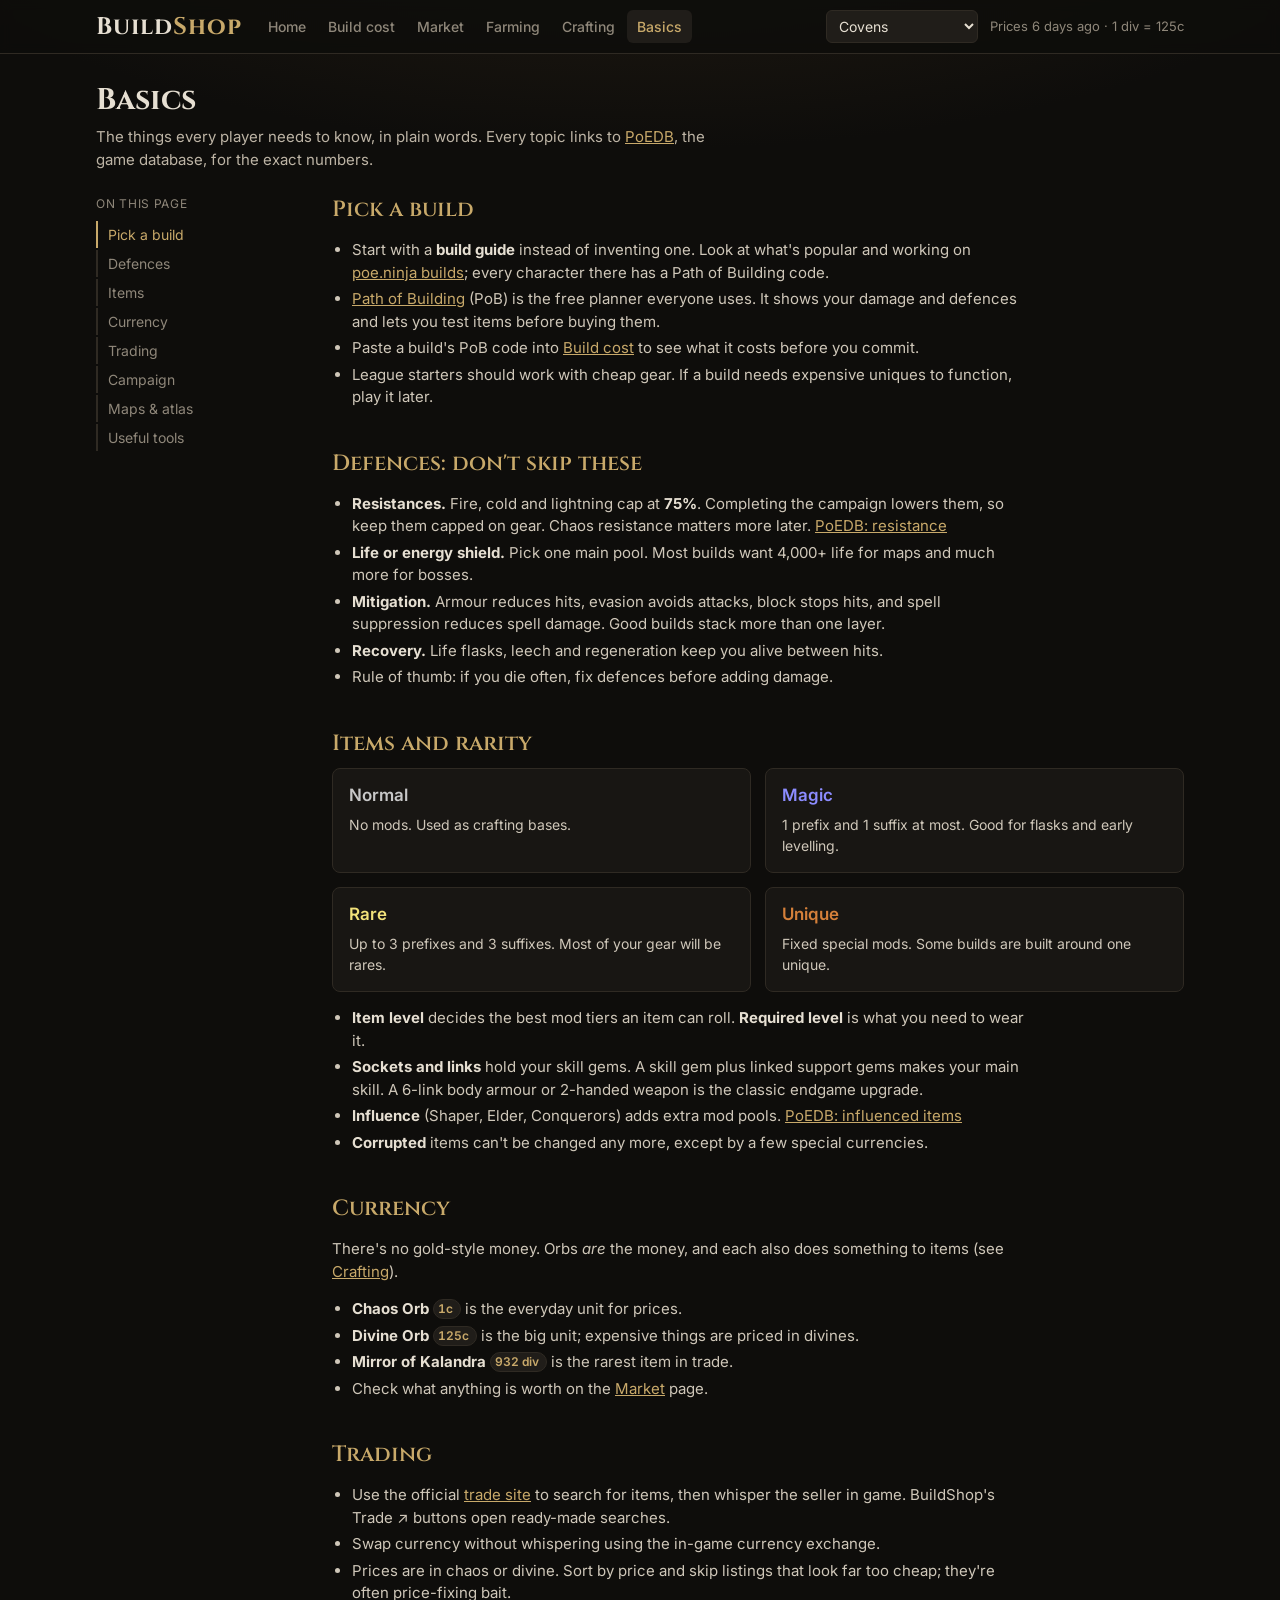
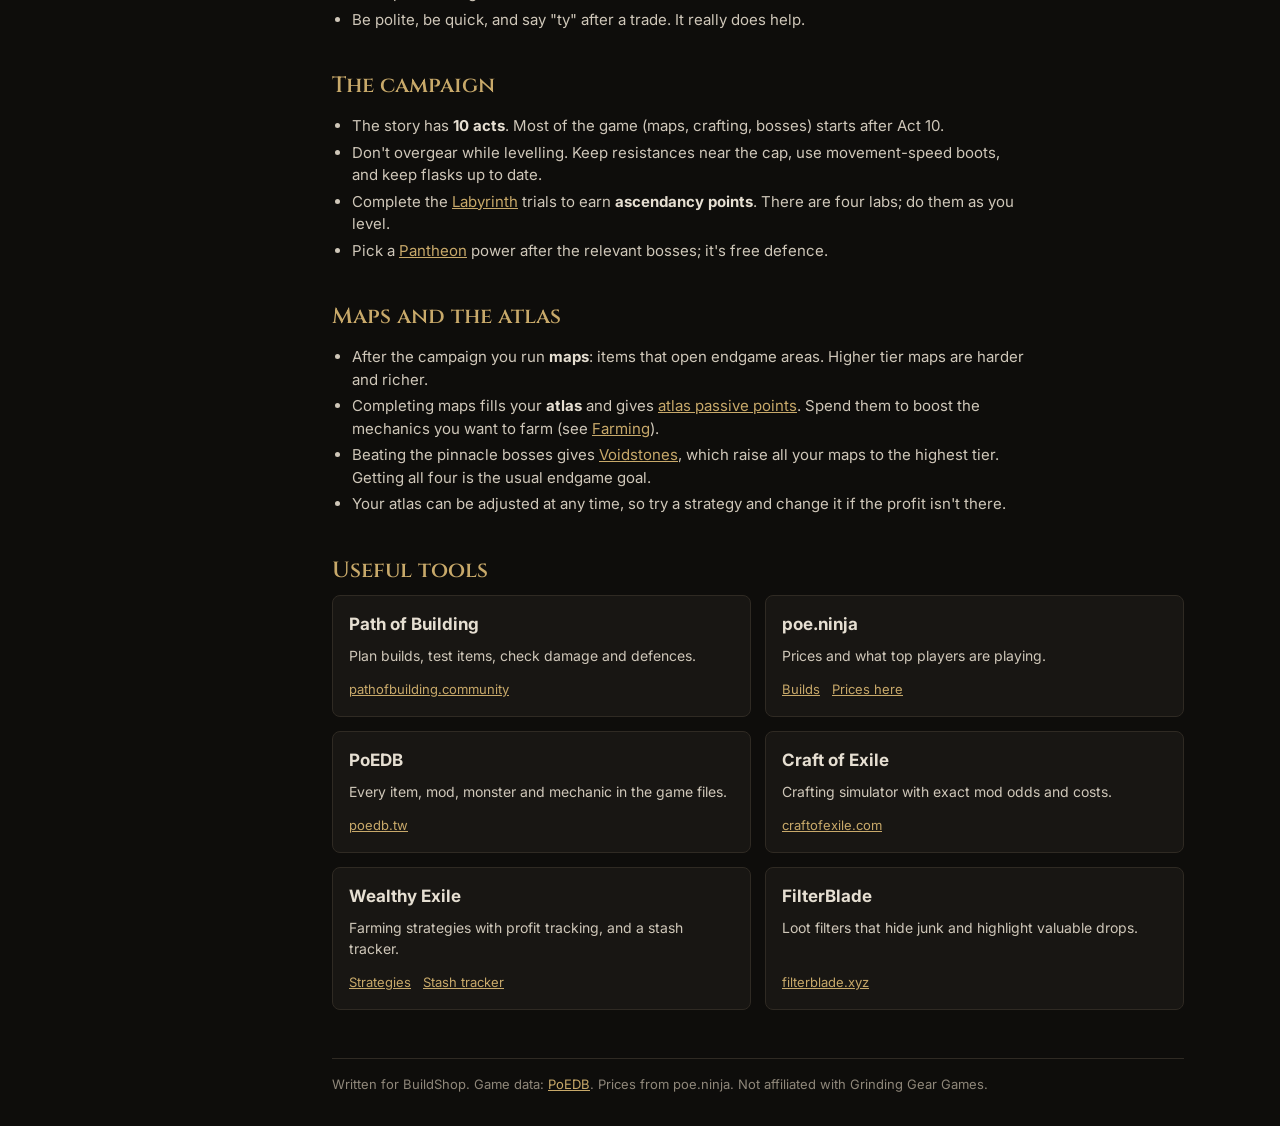
<file: basics.html>
<!doctype html>
<html lang="en">
<head>
  <meta charset="utf-8">
  <meta name="viewport" content="width=device-width, initial-scale=1">
  <title>Basics · BuildShop</title>
  <meta name="description" content="Path of Exile basics: defences, items, currency, the campaign, maps and the atlas, explained simply with links to PoEDB.">
  <link rel="preconnect" href="https://fonts.googleapis.com">
  <link rel="preconnect" href="https://fonts.gstatic.com" crossorigin>
  <link href="https://fonts.googleapis.com/css2?family=Cinzel:wght@600;700&family=Inter:wght@400;500;600&display=swap" rel="stylesheet">
  <link rel="stylesheet" href="style.css">
</head>
<body>
  <header id="site-header"></header>

  <main class="wrap">
    <div class="page-head">
      <h1>Basics</h1>
      <p class="lede">The things every player needs to know, in plain words. Every topic links to
        <a data-ext="poedb">PoEDB</a>, the game database, for the exact numbers.</p>
    </div>

    <div class="guide">
      <nav id="toc" aria-label="On this page"></nav>
      <article class="guide-body">

        <h2 id="build" data-short="Pick a build">Pick a build</h2>
        <ul>
          <li>Start with a <strong>build guide</strong> instead of inventing one. Look at what's popular and working on
            <a data-ninja="builds">poe.ninja builds</a>; every character there has a Path of Building code.</li>
          <li><a data-ext="pob">Path of Building</a> (PoB) is the free planner everyone uses. It shows your damage and defences
            and lets you test items before buying them.</li>
          <li>Paste a build's PoB code into <a href="cost.html">Build cost</a> to see what it costs before you commit.</li>
          <li>League starters should work with cheap gear. If a build needs expensive uniques to function, play it later.</li>
        </ul>

        <h2 id="defence" data-short="Defences">Defences: don't skip these</h2>
        <ul>
          <li><strong>Resistances.</strong> Fire, cold and lightning cap at <strong>75%</strong>. Completing the campaign
            lowers them, so keep them capped on gear. Chaos resistance matters more later.
            <a data-poedb="Resistance">PoEDB: resistance</a></li>
          <li><strong>Life or energy shield.</strong> Pick one main pool. Most builds want 4,000+ life for maps and much more
            for bosses.</li>
          <li><strong>Mitigation.</strong> Armour reduces hits, evasion avoids attacks, block stops hits, and spell suppression
            reduces spell damage. Good builds stack more than one layer.</li>
          <li><strong>Recovery.</strong> Life flasks, leech and regeneration keep you alive between hits.</li>
          <li>Rule of thumb: if you die often, fix defences before adding damage.</li>
        </ul>

        <h2 id="items" data-short="Items">Items and rarity</h2>
        <div class="card-grid">
          <div class="card"><h3 class="name NORMAL">Normal</h3><p>No mods. Used as crafting bases.</p></div>
          <div class="card"><h3 class="name MAGIC">Magic</h3><p>1 prefix and 1 suffix at most. Good for flasks and early levelling.</p></div>
          <div class="card"><h3 class="name RARE">Rare</h3><p>Up to 3 prefixes and 3 suffixes. Most of your gear will be rares.</p></div>
          <div class="card"><h3 class="name UNIQUE">Unique</h3><p>Fixed special mods. Some builds are built around one unique.</p></div>
        </div>
        <ul>
          <li><strong>Item level</strong> decides the best mod tiers an item can roll. <strong>Required level</strong> is what you need to wear it.</li>
          <li><strong>Sockets and links</strong> hold your skill gems. A skill gem plus linked support gems makes your main skill.
            A 6-link body armour or 2-handed weapon is the classic endgame upgrade.</li>
          <li><strong>Influence</strong> (Shaper, Elder, Conquerors) adds extra mod pools. <a data-poedb="Influenced item">PoEDB: influenced items</a></li>
          <li><strong>Corrupted</strong> items can't be changed any more, except by a few special currencies.</li>
        </ul>

        <h2 id="currency" data-short="Currency">Currency</h2>
        <p>There's no gold-style money. Orbs <em>are</em> the money, and each also does something to items (see
          <a href="crafting.html#orbs">Crafting</a>).</p>
        <ul>
          <li><strong>Chaos Orb</strong> <span class="px" data-item="Chaos Orb"></span> is the everyday unit for prices.</li>
          <li><strong>Divine Orb</strong> <span class="px" data-item="Divine Orb"></span> is the big unit; expensive things are priced in divines.</li>
          <li><strong>Mirror of Kalandra</strong> <span class="px" data-item="Mirror of Kalandra"></span> is the rarest item in trade.</li>
          <li>Check what anything is worth on the <a href="market.html">Market</a> page.</li>
        </ul>

        <h2 id="trade" data-short="Trading">Trading</h2>
        <ul>
          <li>Use the official <a href="https://www.pathofexile.com/trade" target="_blank" rel="noopener">trade site</a> to search
            for items, then whisper the seller in game. BuildShop's Trade ↗ buttons open ready-made searches.</li>
          <li>Swap currency without whispering using the in-game currency exchange.</li>
          <li>Prices are in chaos or divine. Sort by price and skip listings that look far too cheap; they're often price-fixing bait.</li>
          <li>Be polite, be quick, and say "ty" after a trade. It really does help.</li>
        </ul>

        <h2 id="campaign" data-short="Campaign">The campaign</h2>
        <ul>
          <li>The story has <strong>10 acts</strong>. Most of the game (maps, crafting, bosses) starts after Act 10.</li>
          <li>Don't overgear while levelling. Keep resistances near the cap, use movement-speed boots, and keep flasks up to date.</li>
          <li>Complete the <a data-poedb="Labyrinth">Labyrinth</a> trials to earn <strong>ascendancy points</strong>. There are four labs; do them as you level.</li>
          <li>Pick a <a data-poedb="Pantheon">Pantheon</a> power after the relevant bosses; it's free defence.</li>
        </ul>

        <h2 id="atlas" data-short="Maps & atlas">Maps and the atlas</h2>
        <ul>
          <li>After the campaign you run <strong>maps</strong>: items that open endgame areas. Higher tier maps are harder and richer.</li>
          <li>Completing maps fills your <strong>atlas</strong> and gives <a data-poedb="Atlas passive skill">atlas passive points</a>.
            Spend them to boost the mechanics you want to farm (see <a href="farming.html">Farming</a>).</li>
          <li>Beating the pinnacle bosses gives <a data-poedb="Voidstone">Voidstones</a>, which raise all your maps to the
            highest tier. Getting all four is the usual endgame goal.</li>
          <li>Your atlas can be adjusted at any time, so try a strategy and change it if the profit isn't there.</li>
        </ul>

        <h2 id="tools" data-short="Useful tools">Useful tools</h2>
        <div class="card-grid">
          <div class="card"><h3>Path of Building</h3><p>Plan builds, test items, check damage and defences.</p><div class="links"><a data-ext="pob">pathofbuilding.community</a></div></div>
          <div class="card"><h3>poe.ninja</h3><p>Prices and what top players are playing.</p><div class="links"><a data-ninja="builds">Builds</a><a href="market.html">Prices here</a></div></div>
          <div class="card"><h3>PoEDB</h3><p>Every item, mod, monster and mechanic in the game files.</p><div class="links"><a data-ext="poedb">poedb.tw</a></div></div>
          <div class="card"><h3>Craft of Exile</h3><p>Crafting simulator with exact mod odds and costs.</p><div class="links"><a data-ext="craft">craftofexile.com</a></div></div>
          <div class="card"><h3>Wealthy Exile</h3><p>Farming strategies with profit tracking, and a stash tracker.</p><div class="links"><a data-ext="wealthy">Strategies</a><a data-ext="wealthyStash">Stash tracker</a></div></div>
          <div class="card"><h3>FilterBlade</h3><p>Loot filters that hide junk and highlight valuable drops.</p><div class="links"><a data-ext="filterblade">filterblade.xyz</a></div></div>
        </div>

        <footer class="foot muted small">
          Written for BuildShop. Game data: <a data-ext="poedb">PoEDB</a>. Prices from poe.ninja. Not affiliated with Grinding Gear Games.
        </footer>
      </article>
    </div>
  </main>

  <script type="module">import { initGuide } from './js/site.js'; initGuide();</script>
</body>
</html>
</file>
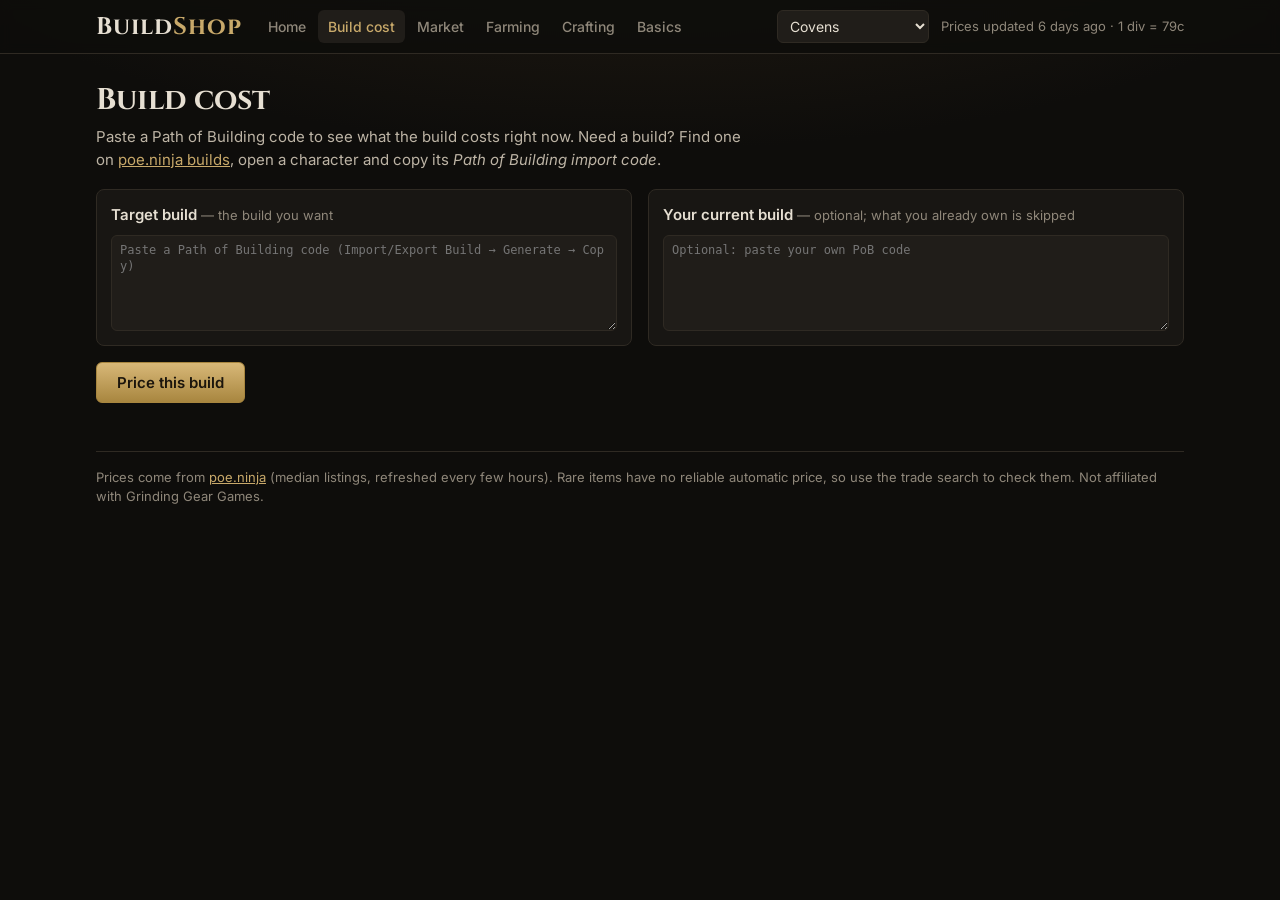
<file: cost.html>
<!doctype html>
<html lang="en">
<head>
  <meta charset="utf-8">
  <meta name="viewport" content="width=device-width, initial-scale=1">
  <title>Build cost · BuildShop</title>
  <meta name="description" content="Paste a Path of Building code and see what the build costs on the Path of Exile market, with one-click trade searches.">
  <link rel="preconnect" href="https://fonts.googleapis.com">
  <link rel="preconnect" href="https://fonts.gstatic.com" crossorigin>
  <link href="https://fonts.googleapis.com/css2?family=Cinzel:wght@600;700&family=Inter:wght@400;500;600&display=swap" rel="stylesheet">
  <link rel="stylesheet" href="style.css">
</head>
<body>
  <header id="site-header"></header>

  <main class="wrap">
    <div class="page-head">
      <h1>Build cost</h1>
      <p class="lede">Paste a Path of Building code to see what the build costs right now. Need a build? Find one on
        <a data-ninja="builds">poe.ninja builds</a>, open a character and copy its <em>Path of Building import code</em>.</p>
    </div>

    <section class="inputs">
      <div class="input-card">
        <label for="target">Target build <span class="muted">— the build you want</span></label>
        <textarea id="target" spellcheck="false" placeholder="Paste a Path of Building code (Import/Export Build → Generate → Copy)"></textarea>
        <label class="loadout" hidden>Loadout <select id="target-loadout"></select></label>
      </div>
      <div class="input-card">
        <label for="current">Your current build <span class="muted">— optional; what you already own is skipped</span></label>
        <textarea id="current" spellcheck="false" placeholder="Optional: paste your own PoB code"></textarea>
        <label class="loadout" hidden>Loadout <select id="current-loadout"></select></label>
      </div>
      <div class="actions">
        <button id="go" class="btn primary">Price this build</button>
        <span id="status" class="muted" role="status"></span>
      </div>
    </section>

    <section id="results" hidden>
      <div class="summary" id="summary"></div>
      <div class="options" id="options">
        <label><input type="checkbox" id="opt-pseudo" checked> Combine life, resistances and attributes into totals</label>
        <label>Search for mods at
          <select id="opt-tol">
            <option value="1">100%</option>
            <option value="0.9" selected>90%</option>
            <option value="0.8">80%</option>
            <option value="0.7">70%</option>
          </select>
          of the target value
        </label>
      </div>
      <div id="list"></div>
    </section>

    <footer class="foot muted small">
      Prices come from <a href="https://poe.ninja" target="_blank" rel="noopener">poe.ninja</a> (median listings, refreshed every few hours).
      Rare items have no reliable automatic price, so use the trade search to check them.
      Not affiliated with Grinding Gear Games.
    </footer>
  </main>

  <script type="module" src="js/app.js"></script>
</body>
</html>
</file>
<file: style.css>
:root {
  --bg: #0e0d0b;
  --panel: #181613;
  --panel-2: #201d19;
  --line: #2f2a23;
  --text: #e6dfd2;
  --muted: #8f877a;
  --gold: #c8a96a;
  --unique: #d5803a;
  --rare: #f2e27a;
  --magic: #8c8cff;
  --normal: #c8c8c8;
  --gem: #2ab3a6;
  --good: #7cbf6b;
  --danger: #d9655b;
  --radius: 8px;
  color-scheme: dark;
}

* { box-sizing: border-box; }
html, body { margin: 0; }
body {
  background: radial-gradient(1200px 500px at 50% -200px, #2a2115 0%, transparent 70%), var(--bg);
  color: var(--text);
  font: 15px/1.5 Inter, system-ui, sans-serif;
  min-height: 100vh;
}
a { color: var(--gold); }
.wrap { max-width: 1040px; margin: 0 auto; padding: 0 16px; }
.muted { color: var(--muted); }
.small { font-size: 13px; }

/* header */
.top { border-bottom: 1px solid var(--line); background: rgba(14, 13, 11, 0.85); position: sticky; top: 0; z-index: 5; backdrop-filter: blur(6px); }
.top-row { display: flex; align-items: center; justify-content: space-between; gap: 16px; padding-top: 10px; padding-bottom: 10px; flex-wrap: wrap; }
.wrap { max-width: 1120px; }
.logo { font: 700 24px Cinzel, serif; margin: 0; letter-spacing: 0.04em; color: var(--text); text-decoration: none; }
.sr-only { position: absolute; width: 1px; height: 1px; overflow: hidden; clip: rect(0 0 0 0); white-space: nowrap; }
.nav { display: flex; gap: 2px; flex: 1; overflow-x: auto; scrollbar-width: none; }
.nav a { color: var(--muted); text-decoration: none; padding: 6px 10px; border-radius: 6px; font-weight: 500; font-size: 14px; white-space: nowrap; }
.nav a:hover { color: var(--text); background: var(--panel-2); }
.nav a[aria-current="page"] { color: var(--gold); background: var(--panel-2); }

/* page heads + guides */
.page-head { margin: 28px 0 8px; }
.page-head h1 { font: 700 30px/1.2 Cinzel, serif; margin: 0 0 8px; color: var(--text); }
.lede { color: #bdb4a5; margin: 0; max-width: 72ch; }
.page-head + .inputs { margin-top: 18px; }

.guide { display: grid; grid-template-columns: 200px minmax(0, 1fr); gap: 36px; align-items: start; margin-top: 24px; }
#toc { position: sticky; top: 76px; display: flex; flex-direction: column; gap: 2px; font-size: 14px; }
#toc .toc-title { color: var(--muted); font-size: 12px; text-transform: uppercase; letter-spacing: 0.06em; margin-bottom: 6px; }
#toc a { color: var(--muted); text-decoration: none; padding: 3px 0 3px 10px; border-left: 2px solid var(--line); }
#toc a:hover { color: var(--text); }
#toc a.on { color: var(--gold); border-left-color: var(--gold); }
.guide-body { min-width: 0; }
.guide-body h2 { font: 600 22px Cinzel, serif; color: var(--gold); margin: 40px 0 10px; scroll-margin-top: 80px; }
.guide-body h2:first-child { margin-top: 0; }
.guide-body h3 { font-size: 16px; margin: 20px 0 6px; color: var(--text); }
.guide-body p, .guide-body li { color: #cfc7b9; max-width: 75ch; }
.guide-body ul, .guide-body ol { padding-left: 20px; }
.guide-body li { margin-bottom: 4px; }
.guide-body strong { color: var(--text); }
.card-grid { display: grid; grid-template-columns: repeat(auto-fill, minmax(280px, 1fr)); gap: 14px; }
.card { background: var(--panel); border: 1px solid var(--line); border-radius: var(--radius); padding: 16px; display: flex; flex-direction: column; gap: 8px; }
.card h3 { margin: 0; font-size: 17px; }
.card p { margin: 0; font-size: 14px; }
.card .links { display: flex; gap: 12px; flex-wrap: wrap; font-size: 13px; margin-top: auto; padding-top: 6px; }
.tags { display: flex; gap: 6px; flex-wrap: wrap; }
.tag { font-size: 11px; padding: 1px 7px; border-radius: 99px; border: 1px solid var(--line); color: var(--muted); }
.tag.easy { color: var(--good); border-color: #3b5a33; }
.tag.medium { color: #e0a85a; border-color: #5c4526; }
.tag.hard { color: var(--danger); border-color: #6a2f2a; }
.callout { background: var(--panel-2); border-left: 3px solid var(--gold); border-radius: 0 6px 6px 0; padding: 10px 14px; margin: 14px 0; font-size: 14px; color: #cfc7b9; }
.px { display: inline-flex; align-items: center; gap: 3px; font-size: 12px; font-weight: 600; color: var(--gold); background: var(--panel-2); border: 1px solid var(--line); border-radius: 99px; padding: 0 7px 0 4px; vertical-align: 1px; white-space: nowrap; font-variant-numeric: tabular-nums; }
.px img { width: 16px; height: 16px; }
.px[hidden] { display: none; }
table.mini { width: 100%; border-collapse: collapse; font-size: 13px; }
table.mini td { padding: 4px 6px; border-bottom: 1px solid var(--line); }
table.mini td:first-child { display: flex; align-items: center; gap: 6px; }
table.mini img { width: 22px; height: 22px; object-fit: contain; }
table.mini a { color: var(--text); text-decoration: none; }
table.mini a:hover { color: var(--gold); }
.num { text-align: right; font-variant-numeric: tabular-nums; white-space: nowrap; }
.chg { font-size: 12px; }
.chg.up { color: var(--good); }
.chg.down { color: var(--danger); }
.more { display: inline-block; font-size: 13px; margin-top: 6px; text-decoration: none; }
.ext-row { display: flex; gap: 8px; flex-wrap: wrap; margin: 10px 0; }

/* market */
.market-bar { display: flex; gap: 16px; align-items: center; flex-wrap: wrap; margin: 20px 0 12px; }
.market-bar input[type="search"] { flex: 1; min-width: 220px; max-width: 420px; background: var(--panel-2); color: var(--text); border: 1px solid var(--line); border-radius: 6px; font: inherit; padding: 8px 12px; }
.market-bar label { display: flex; align-items: center; gap: 6px; }
.tabs { display: flex; gap: 6px; flex-wrap: wrap; margin-bottom: 14px; }
.tab { font: 500 13px Inter, sans-serif; color: var(--muted); background: var(--panel); border: 1px solid var(--line); border-radius: 99px; padding: 5px 12px; cursor: pointer; }
.tab:hover { color: var(--text); }
.tab[aria-selected="true"] { color: #1b150c; background: var(--gold); border-color: var(--gold); }
table.big { width: 100%; border-collapse: collapse; background: var(--panel); border: 1px solid var(--line); border-radius: var(--radius); overflow: hidden; font-size: 14px; }
table.big th { text-align: left; font-weight: 500; font-size: 12px; text-transform: uppercase; letter-spacing: 0.05em; color: var(--muted); padding: 10px 12px; border-bottom: 1px solid var(--line); cursor: pointer; user-select: none; white-space: nowrap; }
table.big th.num { text-align: right; }
table.big td { padding: 7px 12px; border-bottom: 1px solid var(--line); vertical-align: middle; }
table.big tr:last-child td { border-bottom: 0; }
table.big tbody tr:hover { background: var(--panel-2); }
table.big .item { display: flex; align-items: center; gap: 10px; }
table.big .item img, .noicon { width: 28px; height: 28px; object-fit: contain; flex: none; }
table.big .item a { color: var(--text); text-decoration: none; font-weight: 500; }
table.big .item a:hover { color: var(--gold); }
table.big .sub { display: block; font-size: 12px; color: var(--muted); font-weight: 400; }
table.big .strong { font-weight: 600; }
table.big tr.thin td { opacity: 0.6; }
table.big .links { font-size: 12px; }
table.big .links a { text-decoration: none; margin-left: 8px; }
#more { margin: 14px auto 0; display: flex; }
.error { color: var(--danger); }

/* home */
.hero { margin: 40px 0 24px; text-align: center; }
.hero h1 { font: 700 40px/1.15 Cinzel, serif; margin: 0 0 10px; }
.hero h1 span { color: var(--gold); }
.hero .lede { margin: 0 auto; }
.search-wrap { position: relative; max-width: 620px; margin: 22px auto 0; }
.search-wrap input { width: 100%; font: inherit; font-size: 16px; padding: 12px 16px; background: var(--panel); color: var(--text); border: 1px solid var(--line); border-radius: 10px; }
.search-wrap input:focus { border-color: var(--gold); outline: none; }
.search-results { position: absolute; left: 0; right: 0; top: calc(100% + 6px); background: var(--panel); border: 1px solid var(--line); border-radius: 10px; z-index: 4; overflow: hidden; text-align: left; box-shadow: 0 12px 30px rgba(0,0,0,.5); }
.search-results[hidden] { display: none; }
.search-results a { display: flex; justify-content: space-between; gap: 12px; padding: 9px 14px; color: var(--text); text-decoration: none; border-bottom: 1px solid var(--line); font-size: 14px; }
.search-results a:last-child { border-bottom: 0; }
.search-results a:hover, .search-results a.on { background: var(--panel-2); }
.search-results .where { color: var(--muted); font-size: 12px; white-space: nowrap; }
.section-title { font: 600 18px Cinzel, serif; color: var(--gold); margin: 36px 0 12px; display: flex; justify-content: space-between; align-items: baseline; }
.section-title a { font: 400 13px Inter, sans-serif; text-decoration: none; }
.tool-card { text-decoration: none; color: inherit; transition: border-color .15s, transform .15s; }
.tool-card:hover { border-color: var(--gold); transform: translateY(-1px); }
.tool-card .kicker { font-size: 11px; text-transform: uppercase; letter-spacing: 0.08em; color: var(--muted); }
.tool-card h3 { color: var(--gold); font-family: Cinzel, serif; font-size: 19px; }
.pulse { display: grid; grid-template-columns: repeat(auto-fit, minmax(300px, 1fr)); gap: 14px; }
.pulse .card h3 { font-size: 14px; color: var(--muted); font-weight: 500; text-transform: uppercase; letter-spacing: 0.05em; }

@media (max-width: 860px) {
  .guide { grid-template-columns: 1fr; gap: 0; }
  #toc { display: none; }
  .top { position: static; }
  .top-row { gap: 8px 12px; }
  .nav { order: 3; flex-basis: 100%; margin: 0 -16px; padding: 0 12px; }
  #freshness { display: none; }
  .hide-sm { display: none; }
  .market-table { overflow-x: auto; }
  table.big td, table.big th { padding: 7px 8px; }
  table.big .links a:first-child { display: none; }
  .hero h1 { font-size: 30px; }
}
.logo span { color: var(--gold); }
.top-controls { display: flex; align-items: center; gap: 12px; flex-wrap: wrap; }
.field-inline { display: flex; align-items: center; gap: 8px; color: var(--muted); font-size: 14px; }

select, input[type="number"], textarea {
  background: var(--panel-2); color: var(--text); border: 1px solid var(--line); border-radius: 6px;
  font: inherit; padding: 6px 8px;
}
select:focus, input:focus, textarea:focus, button:focus-visible { outline: 2px solid var(--gold); outline-offset: 1px; }

/* inputs */
.inputs { display: grid; grid-template-columns: 1fr 1fr; gap: 16px; margin: 28px 0 20px; }
.input-card { background: var(--panel); border: 1px solid var(--line); border-radius: var(--radius); padding: 14px; display: flex; flex-direction: column; gap: 8px; }
.input-card label { font-weight: 600; }
.input-card label .muted { font-weight: 400; font-size: 13px; }
.input-card .loadout { display: flex; align-items: center; gap: 8px; font-weight: 500; font-size: 14px; color: var(--muted); }
.input-card .loadout[hidden] { display: none; }
.input-card .loadout select { flex: 1; min-width: 0; color: var(--text); }
textarea { min-height: 96px; resize: vertical; font: 12px/1.4 ui-monospace, Consolas, monospace; word-break: break-all; }
.actions { grid-column: 1 / -1; display: flex; align-items: center; gap: 14px; flex-wrap: wrap; }
#status.error { color: var(--danger); }

.btn {
  font: 600 14px Inter, sans-serif; border-radius: 6px; padding: 8px 14px; cursor: pointer;
  border: 1px solid var(--line); background: var(--panel-2); color: var(--text); text-decoration: none; display: inline-flex; align-items: center; gap: 6px;
}
.btn:hover { border-color: var(--gold); }
.btn.primary { background: linear-gradient(#d8b878, #a8863f); color: #1b150c; border-color: #a8863f; padding: 10px 20px; font-size: 15px; }
.btn.primary:hover { filter: brightness(1.08); }
.btn.sm { padding: 4px 10px; font-size: 13px; }

/* summary */
.summary { display: grid; grid-template-columns: 1.4fr repeat(4, 1fr); gap: 1px; background: var(--line); border: 1px solid var(--line); border-radius: var(--radius); overflow: hidden; margin-bottom: 12px; }
.summary > div { background: var(--panel); padding: 14px 16px; }
.summary .k { color: var(--muted); font-size: 12px; text-transform: uppercase; letter-spacing: 0.06em; }
.summary .v { font-size: 20px; font-weight: 600; font-variant-numeric: tabular-nums; }
.summary .total .v { font: 700 30px Cinzel, serif; color: var(--gold); }
.summary .sub { color: var(--muted); font-size: 12px; }

.options { display: flex; gap: 20px; flex-wrap: wrap; color: var(--muted); font-size: 13px; margin: 0 0 18px; align-items: center; }
.options label { display: flex; align-items: center; gap: 6px; }

/* list */
.group-title { font: 600 16px Cinzel, serif; color: var(--gold); margin: 26px 0 8px; display: flex; justify-content: space-between; align-items: baseline; border-bottom: 1px solid var(--line); padding-bottom: 6px; }
.group-title .muted { font: 400 13px Inter, sans-serif; }

.row { background: var(--panel); border: 1px solid var(--line); border-radius: var(--radius); margin-bottom: 6px; }
.row.off { opacity: 0.55; }
.row-main { display: grid; grid-template-columns: 22px 40px 1fr auto auto; gap: 12px; align-items: center; padding: 8px 12px; cursor: pointer; }
.row-main input[type="checkbox"] { width: 16px; height: 16px; accent-color: var(--gold); }
.icon { width: 40px; height: 40px; object-fit: contain; }
.icon.ph { display: grid; place-items: center; border: 1px solid var(--line); border-radius: 4px; color: var(--muted); font-size: 11px; }
.name { font-weight: 600; line-height: 1.25; }
.name.UNIQUE { color: var(--unique); }
.name.RARE { color: var(--rare); }
.name.MAGIC { color: var(--magic); }
.name.NORMAL { color: var(--normal); }
.name.GEM { color: var(--gem); }
.meta { color: var(--muted); font-size: 13px; }
.badge { display: inline-block; font-size: 11px; padding: 0 6px; border-radius: 4px; border: 1px solid var(--line); margin-left: 6px; vertical-align: 1px; color: var(--muted); }
.badge.owned { color: var(--good); border-color: #3b5a33; }
.badge.warn { color: #e0a85a; border-color: #5c4526; }
.price { text-align: right; font-weight: 600; font-variant-numeric: tabular-nums; white-space: nowrap; }
.price .muted { font-weight: 400; font-size: 12px; display: block; }
.row-actions { display: flex; gap: 6px; }

.detail { border-top: 1px solid var(--line); padding: 12px 14px 14px 46px; display: grid; gap: 12px; }
.detail[hidden] { display: none; }
.mods { display: grid; gap: 4px; }
.mod { display: grid; grid-template-columns: 20px 1fr 84px; gap: 8px; align-items: center; font-size: 14px; }
.mod.nostat { color: var(--muted); }
.mod .kind { font-size: 11px; color: var(--muted); margin-left: 6px; }
.mod input[type="number"] { width: 84px; padding: 3px 6px; font-size: 13px; }
.mod input[type="checkbox"] { accent-color: var(--gold); }
.plain-mods { font-size: 14px; color: #b8b0a2; display: grid; gap: 2px; }
.plain-mods .impl { color: var(--muted); }
.detail-opts { display: flex; gap: 16px; flex-wrap: wrap; font-size: 13px; color: var(--muted); align-items: center; }
.detail-opts label { display: flex; align-items: center; gap: 6px; }
.manual input { width: 90px; }
.compare { background: var(--panel-2); border: 1px dashed var(--line); border-radius: 6px; padding: 10px 12px; font-size: 13px; }
.compare b { color: var(--text); }
.hint { font-size: 12px; color: var(--muted); }

.foot { margin: 48px 0 32px; border-top: 1px solid var(--line); padding-top: 16px; }

@media (max-width: 760px) {
  .inputs { grid-template-columns: 1fr; }
  .summary { grid-template-columns: 1fr 1fr; }
  .summary .total { grid-column: 1 / -1; }
  .row-main { grid-template-columns: 22px 36px 1fr auto; }
  .row-actions { grid-column: 3 / -1; justify-content: flex-start; }
  .detail { padding-left: 14px; }
  .mod { grid-template-columns: 20px 1fr 70px; }
  .mod input[type="number"] { width: 70px; }
}
</file>
